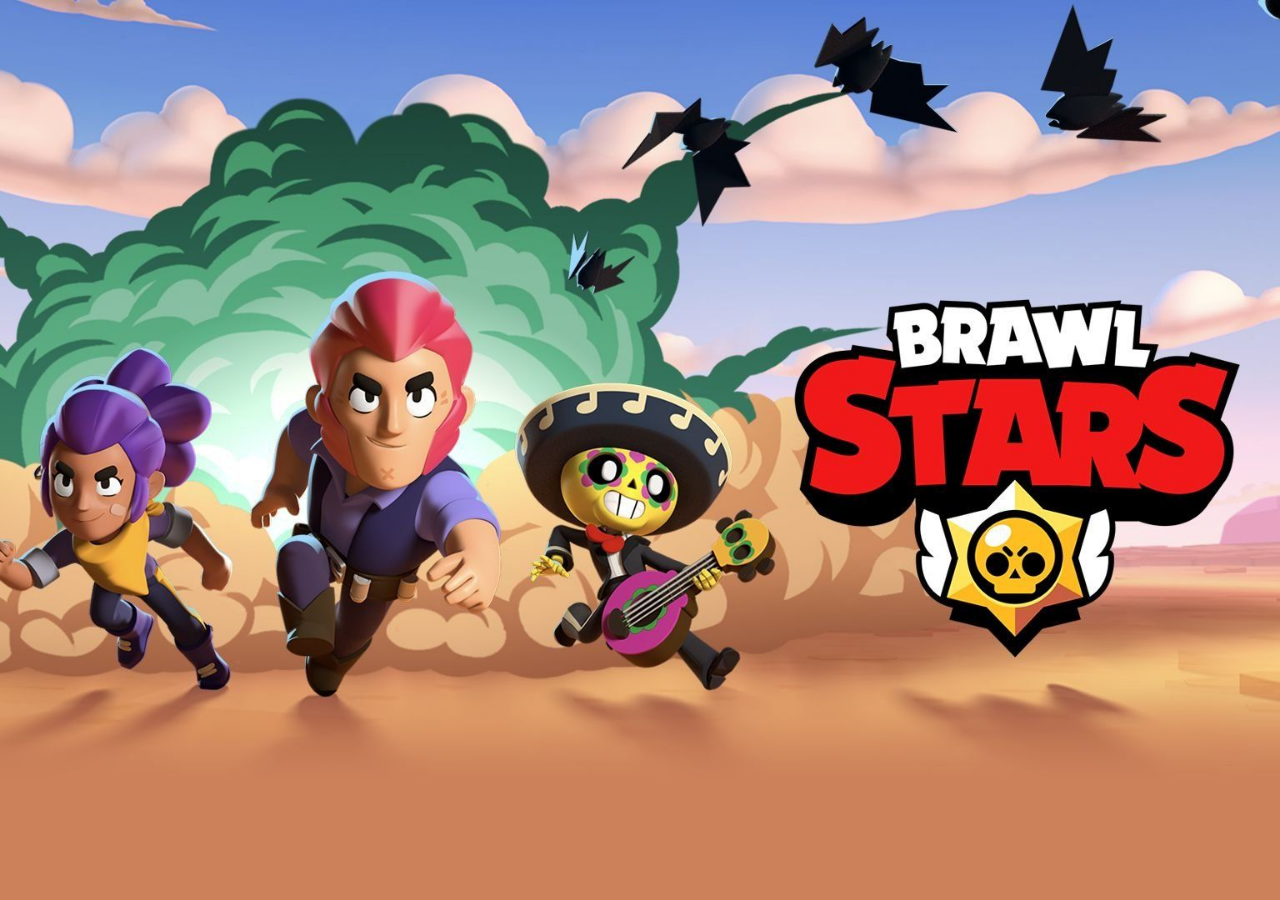
<file: index.html>
<!DOCTYPE html>
<html>
<head>
    <title>Menu</title>
    <link rel="stylesheet" href="Style.css">
</head>
<body>

    <div class="gallery-container">
        <div class="gallery">
            <div class="game-container" onclick="window.location.href='Brawl/Brawl_star.html'">
                <img class="game-image" src="Brawl_star_image.jpg" alt="Brawl_star">
            </div>
            <div class="game-container" onclick="window.location.href='fortnite/index.html'">
                <img class="game-image" src="Fortnite-Epic.jpg" alt="Fortnite">
                <div class="game-name">Fortnite</div>
            </div>
            <div class="game-container" onclick="window.location.href='Clash/Clash_of_Clans.html'">
                <img class="game-image" src="clash-of-clans.jpg" alt="Clash_of_Clans">
            </div>
        </div>
    </div>

    <script>
        let index = 0; // Indica quale immagine è visibile
    
        function cambiaImmagine() {
            let galleria = document.querySelector('.gallery'); // Prende la galleria
            let totale = document.querySelectorAll('.game-container').length; // Conta le immagini
            
            index = (index + 1) % totale; // Passa alla prossima immagine (torna a 0 alla fine)
            
            galleria.style.transform = `translateX(-${index * 100}vw)`; // Sposta la galleria
        }
    
        setInterval(cambiaImmagine, 3000); // Cambia immagine ogni 3 secondi
    </script>
</body>
</html>
</file>
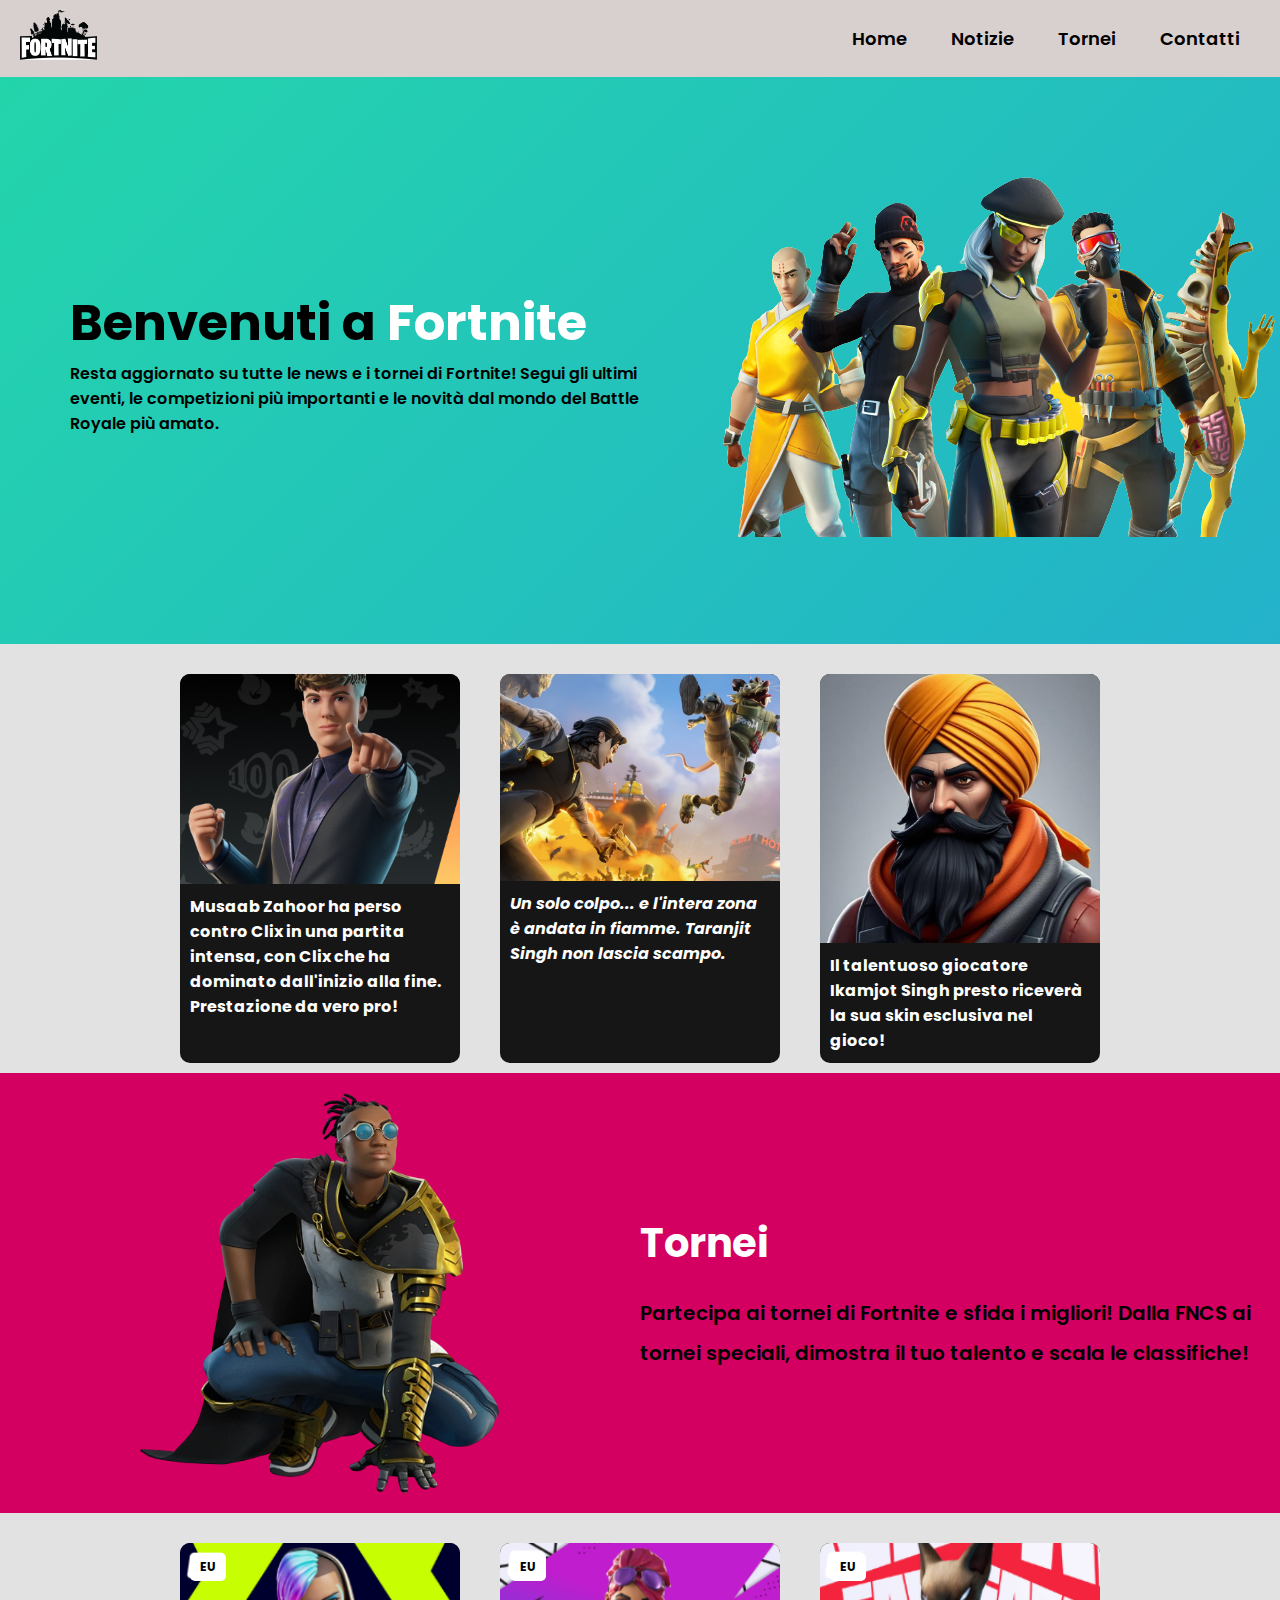
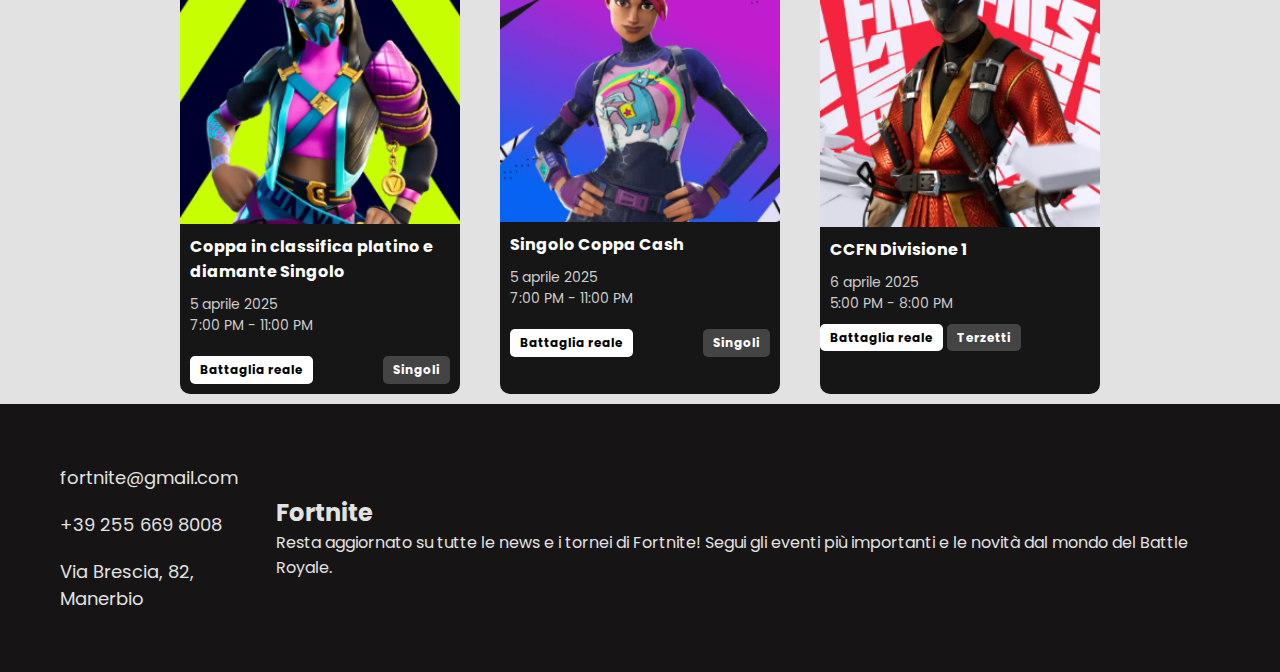
<file: fortnite/index.html>
<!DOCTYPE html>
<html>
<head>
  <title>Fortnite</title>
  <link rel="stylesheet" href="Fortnite_style.css" />
</head>
<body>

  <header>
    <div class="logo">
      <img src="images/logo.png" alt="" />
    </div>
    <div class="menu">
      <ul>
        <li><a href="../index.html">Home</a></li>
        <li><a href="#Notizie">Notizie</a></li>
        <li><a href="#Tornei">Tornei</a></li>
        <li><a href="#Contatti">Contatti</a></li>
      </ul>
    </div>
  </header>

  <section class="top-box">
    <div class="content-box">
      <h1>Benvenuti a <span>Fortnite</span></h1>
      <p>
        Resta aggiornato su tutte le news e i tornei di Fortnite! Segui gli ultimi eventi, le competizioni più importanti e le novità dal mondo del Battle Royale più amato.
      </p>
    </div>
    <div class="image-box">
      <img src="images/header_img.png" alt="Immagine Fortnite" />
    </div>
  </section>

  <section id="Notizie">
    <div class="event-container">
      <div class="event-card">
        <img src="images/news_img1.png" alt="News 1">
        <h3 class="h3_per_eventi">Musaab Zahoor ha perso contro Clix in una partita intensa, con Clix che ha dominato dall'inizio alla fine. Prestazione da vero pro!</h3>
      </div>
      <div class="event-card">
        <img src="images/news_img2.png" alt="News 2">
        <h3 class="h3_per_eventi"><em>Un solo colpo... e l'intera zona è andata in fiamme. Taranjit Singh non lascia scampo.</em></h3>
      </div>
      <div class="event-card">
        <img src="images/news_img3.png" alt="News 3">
        <h3 class="h3_per_eventi">Il talentuoso giocatore Ikamjot Singh presto riceverà la sua skin esclusiva nel gioco!</h3>
      </div>
    </div>
  </section>

  <section id="Tornei" class="about-section">
    <div class="image-box">
      <img src="images/single_img.png" alt="Tornei Fortnite" />
    </div>
    <div class="about-content">
      <h2>Tornei</h2>
      <p>
        Partecipa ai tornei di Fortnite e sfida i migliori! Dalla FNCS ai tornei speciali, dimostra il tuo talento e scala le classifiche!
      </p>
    </div>
  </section>

  <section class="div_per_eventi">
    <div class="event-container">
      <div class="event-card">
        <img src="images/img1.png" alt="Evento 1">
        <span class="tag">EU</span>
        <h3 class="h3_per_eventi">Coppa in classifica platino e diamante Singolo</h3>
        <p class="p_per_eventi">5 aprile 2025<br>7:00 PM - 11:00 PM</p>
        <div class="tags">
          <span class="battle-tag">Battaglia reale</span>
          <span class="mode-tag">Singoli</span>
        </div>
      </div>

      <div class="event-card">
        <img src="images/img2.png" alt="Evento 2">
        <span class="tag">EU</span>
        <h3 class="h3_per_eventi">Singolo Coppa Cash</h3>
        <p class="p_per_eventi">5 aprile 2025<br>7:00 PM - 11:00 PM</p>
        <div class="tags">
          <span class="battle-tag">Battaglia reale</span>
          <span class="mode-tag">Singoli</span>
        </div>
      </div>

      <div class="event-card">
        <img src="images/img3.png" alt="Evento 3">
        <span class="tag">EU</span>
        <h3 class="h3_per_eventi">CCFN Divisione 1</h3>
        <p class="p_per_eventi">6 aprile 2025<br>5:00 PM - 8:00 PM</p>
        <div>
          <span class="battle-tag">Battaglia reale</span>
          <span class="mode-tag">Terzetti</span>
        </div>
      </div>
    </div>
  </section>

  <footer>
    <div class="footer-section" id="Contatti">
      <div class="contact-box">
        <div class="contact-item">
          <i class="bx bxs-envelope"></i><span>fortnite@gmail.com</span>
        </div>
        <div class="contact-item">
          <i class="bx bxs-phone"></i><span>+39 255 669 8008</span>
        </div>
        <div class="contact-item">
          <i class="bx bx-location-plus"></i><span>Via Brescia, 82, Manerbio</span>
        </div>
      </div>
      <div class="desc-box">
        <h2>Fortnite</h2>
        <p>
          Resta aggiornato su tutte le news e i tornei di Fortnite! Segui gli eventi più importanti e le novità dal mondo del Battle Royale.
        </p>
      </div>
    </div>
  </footer>

</body>
</html>
</file>
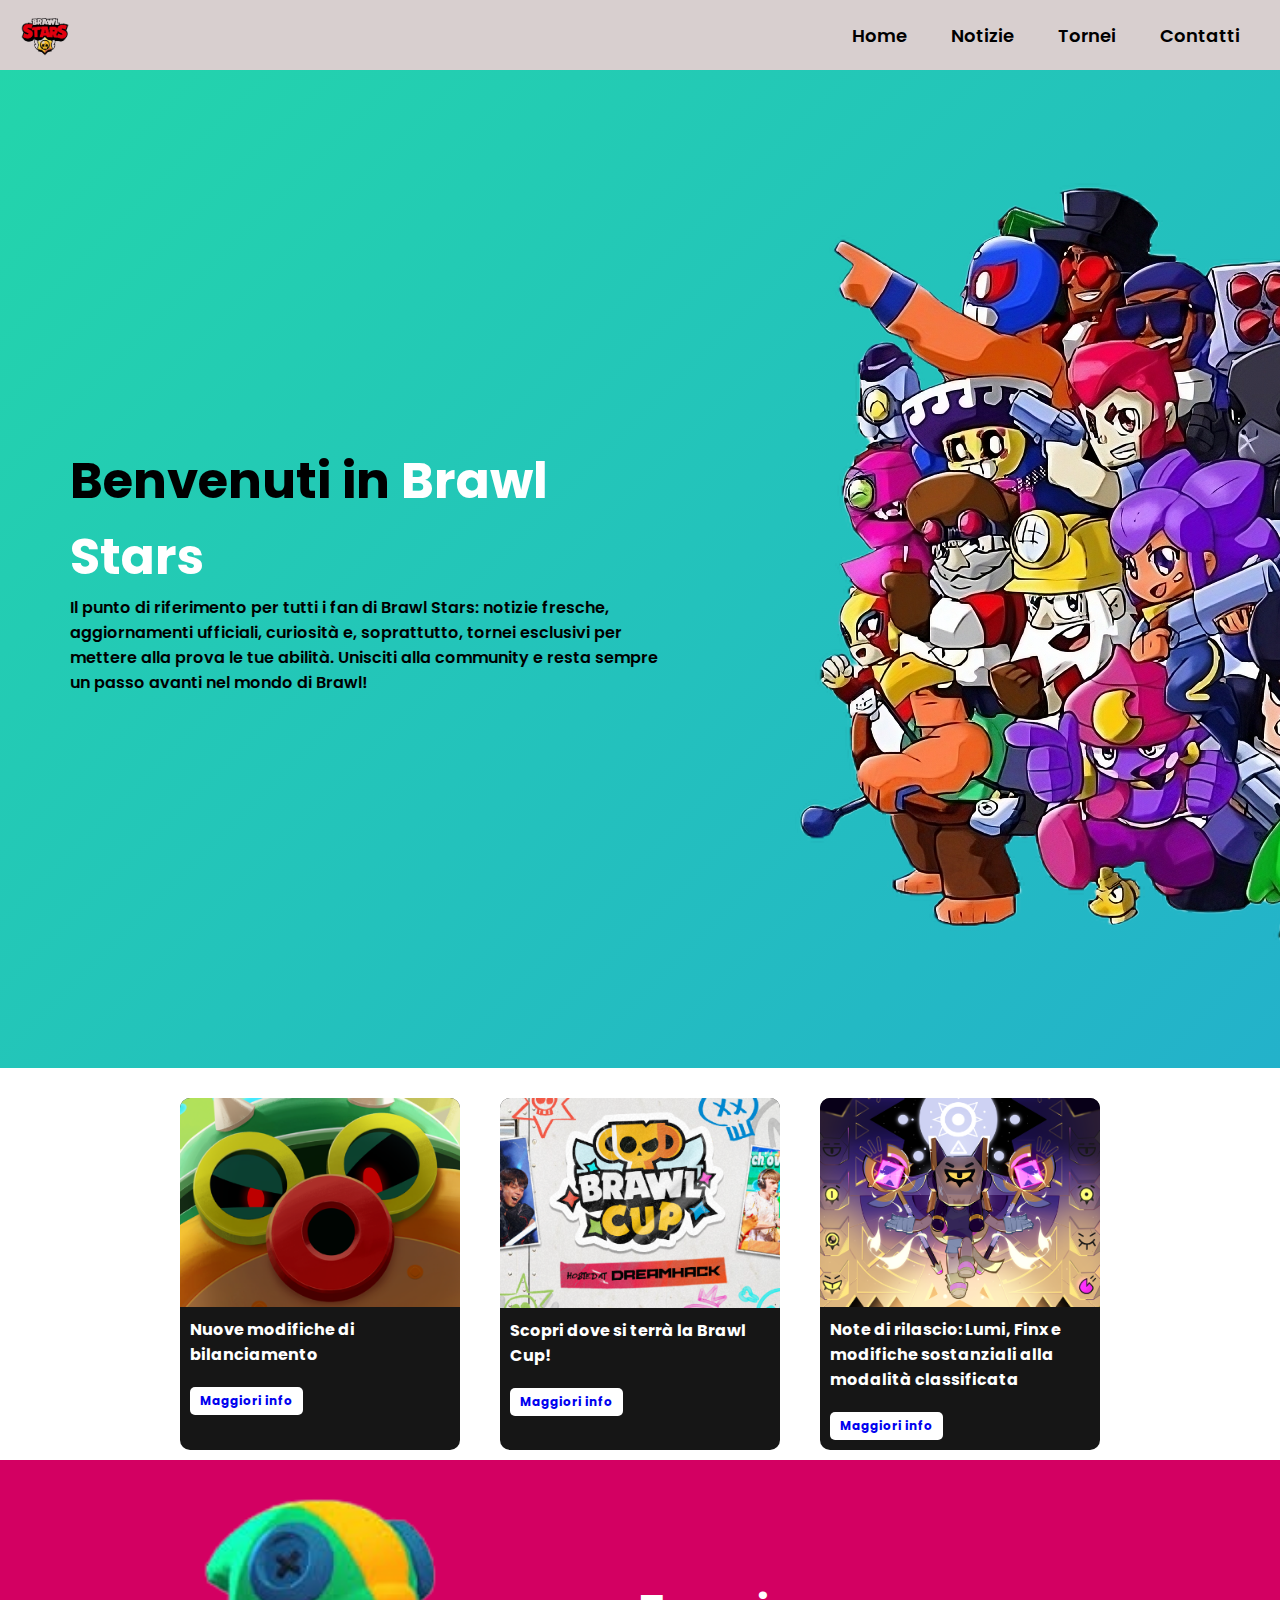
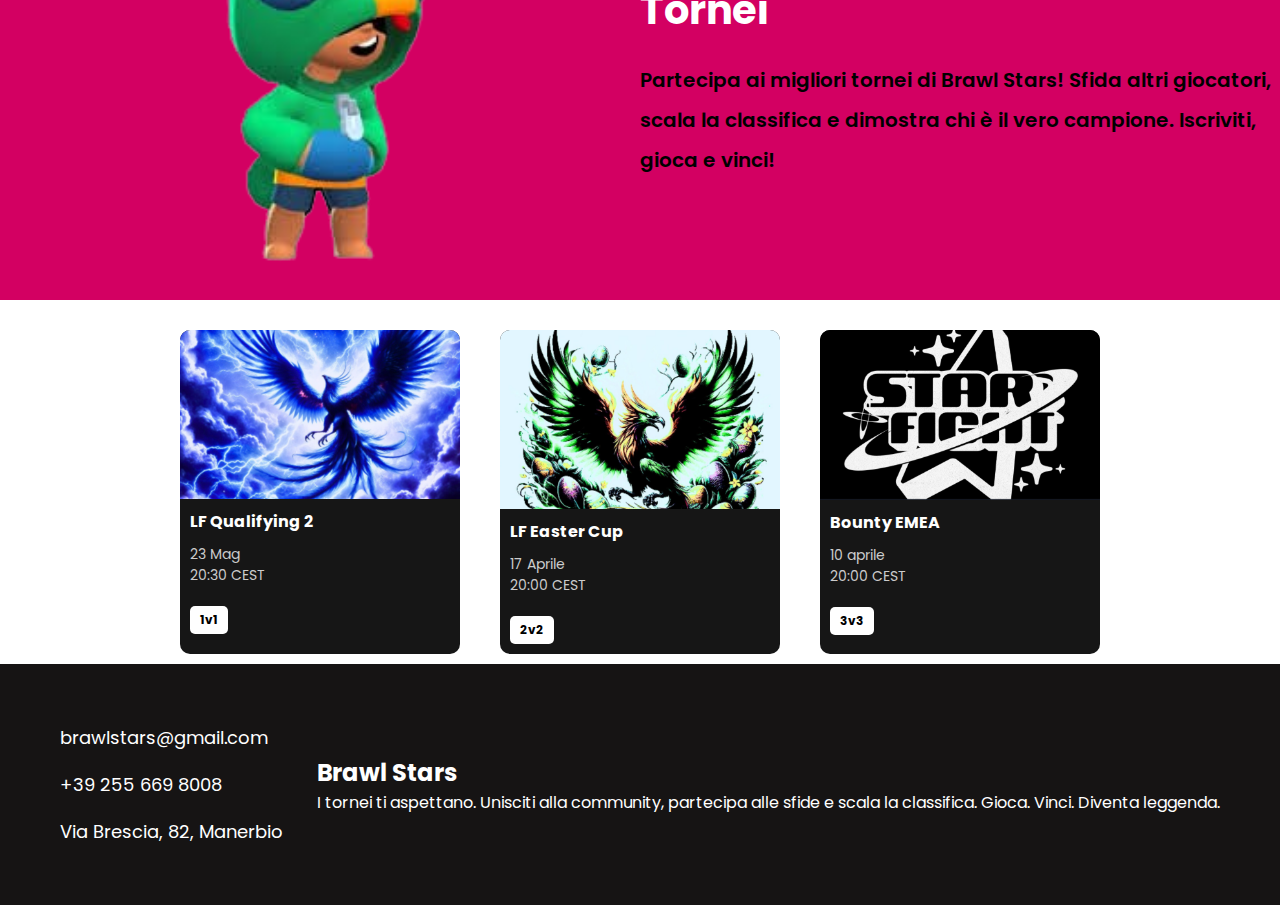
<file: Brawl/Brawl_star.html>
<html>
  <head>
    <!-- //////////////// CSS //////////////// -->
    <link rel="stylesheet" href="Brawl_Style.css" />
    <title>Brawl Stars</title>
  </head>
  <body>
    <!-- //////////////// HEADER SECTION //////////////// -->
    <header>
      <div class="logo">
        <img src="images/logo.png" alt="" />
      </div>
      <div class="menu">
        <ul>
          <li><a href="../index.html">Home</a></li>
          <li><a href="#Notizie">Notizie</a></li>
          <li><a href="#Tornei">Tornei</a></li>
          <li><a href="#Contatti">Contatti</a></li> 
        </ul>
      </div>
    </header>

    <!-- //////////////// TOP BOX //////////////// -->
    <section>
      <div class="top-box">
        <div class="content-box">
          <h1>Benvenuti in <span>Brawl Stars</span></h1> 
          <p>
            Il punto di riferimento per tutti i fan di Brawl Stars: notizie fresche, 
            aggiornamenti ufficiali, curiosità e, soprattutto, tornei esclusivi per mettere
            alla prova le tue abilità. 
            Unisciti alla community e resta sempre un passo avanti nel mondo di Brawl!
          </p>
        </div>

        <div class="image-box">
          <img src="images/Gruop_img.png" alt="" />
        </div>
      </div>
    </section>

    <!-- //////////////// Carte SECTION //////////////// -->
    <section id="Notizie">
      <div class="event-container">
        <!-- Evento 1 -->
        <div class="event-card">
          <img src="images/news_img1.png" alt="Evento 1">
          <h3 class="h3_per_eventi">Nuove modifiche di bilanciamento</h3>
          <div class="tags">
            <span class="battle-tag"><a href="https://supercell.com/en/games/brawlstars/it/blog/news/nuove-modifiche-di-bilanciamento/">Maggiori info</a></span>
          </div>
        </div>

        <!-- Evento 2 -->
        <div class="event-card">
          <img src="images/news_img2.png" alt="Evento 2">
          <h3 class="h3_per_eventi">Scopri dove si terrà la Brawl Cup!</h3>
          <div class="tags">
            <span class="battle-tag"><a href="https://supercell.com/en/games/brawlstars/it/blog/esports/scopri-dove-si-terr%C3%A0-la-brawl-cup-2/">Maggiori info</a></span>
          </div>
        </div>

        <!-- Evento 3 -->
        <div class="event-card">
          <img src="images/news_img3.png" alt="Evento 3">
          <h3 class="h3_per_eventi">Note di rilascio: Lumi, Finx e modifiche sostanziali alla modalità classificata</h3>
          <div class="tags">
            <span class="battle-tag"><a href="https://supercell.com/en/games/brawlstars/it/blog/release-notes/note-di-rilascio-lumi-finx-e-modifiche-sostanziali-alla-modalit%C3%A0-classificata-2/">Maggiori info</a></span>
          </div>
        </div>
      </div>
    </section>

    <!-- //////////////// info //////////////// -->
    <section id="Tornei">
      <div class="about-section">
        <div class="image-box">
          <img src="images/single_img.png" alt="" />
        </div>

        <div class="about-content">
          <h2>Tornei</h2>
          <p>
            Partecipa ai migliori tornei di Brawl Stars! Sfida altri giocatori,
            scala la classifica e dimostra chi è il vero campione.
            Iscriviti, gioca e vinci!
          </p>
        </div>
      </div>
    </section>

    <!-- Eventi di Brawl Star -->
    <section>
      <div class="div_per_eventi">
        <div class="event-container">
          <!-- Evento 1 -->
          <div class="event-card">
            <img src="images/img1.png" alt="Evento 1">
            <h3 class="h3_per_eventi">LF Qualifying 2</h3>
            <p class="p_per_eventi">23 Mag<br>20:30 CEST</p> 
            <div class="tags">
              <span class="battle-tag">1v1</span>
            </div>
          </div>

          <!-- Evento 2 -->
          <div class="event-card">
            <img src="images/img2.png" alt="Evento 2">
            <h3 class="h3_per_eventi">LF Easter Cup</h3>
            <p class="p_per_eventi">17 Aprile<br>20:00 CEST</p> 
            <div class="tags">
              <span class="battle-tag">2v2</span> 
            </div>
          </div>

          <!-- Evento 3 -->
          <div class="event-card">
            <img src="images/img3.png" alt="Evento 3">
            <h3 class="h3_per_eventi">Bounty EMEA</h3>
            <p class="p_per_eventi">10 aprile<br>20:00 CEST</p>
            <div class="tags">
              <span class="battle-tag">3v3</span>
            </div>
          </div>
        </div>
      </div>
    </section>

    <!-- //////////////// FOOTER SECTION //////////////// -->
    <footer>
      <div class="footer-section">
        <div class="contact-box" id="Contatti">
          <div class="contact-item">
            <i class="bx bxs-envelope"></i><span>brawlstars@gmail.com</span>
          </div>

          <div class="contact-item">
            <i class="bx bxs-phone"></i><span>+39 255 669 8008</span>
          </div>

          <div class="contact-item">
            <i class="bx bx-location-plus"></i><span>Via Brescia, 82, Manerbio</span> 
          </div>
        </div>

        <div class="desc-box">
          <h2>Brawl Stars</h2> 
          <p>
            I tornei ti aspettano. Unisciti alla community, 
            partecipa alle sfide e scala la classifica.
            Gioca. Vinci. Diventa leggenda.
          </p>
        </div>
      </div>
    </footer>
  </body>
</html>
</file>
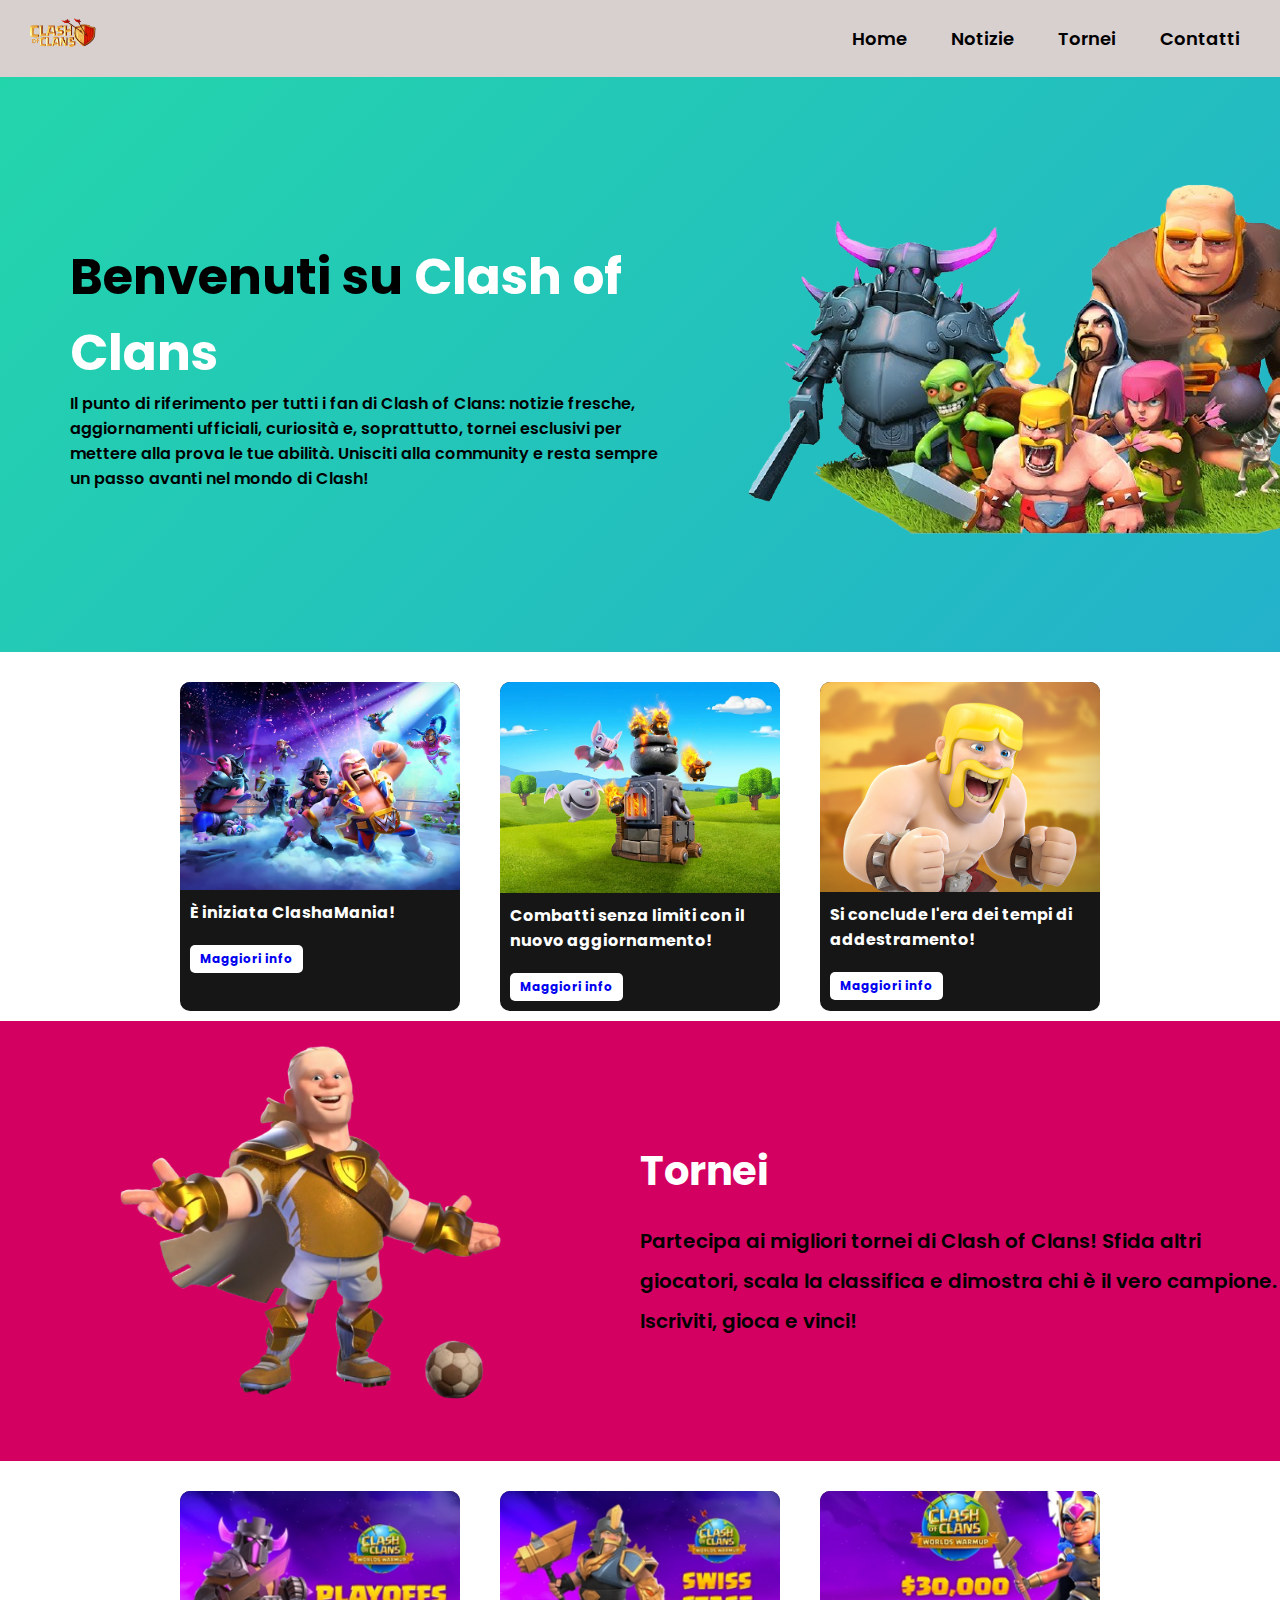
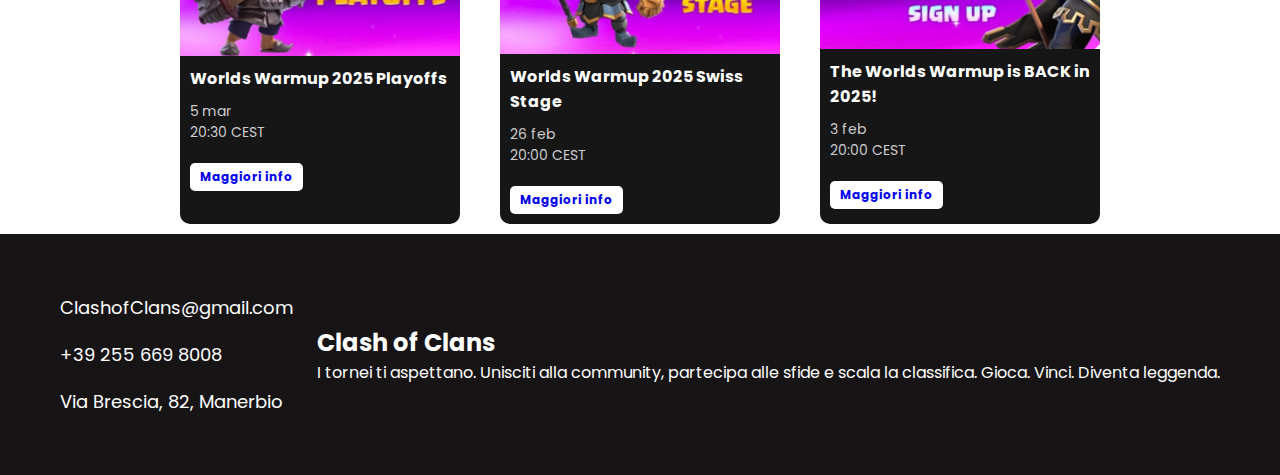
<file: Clash/Clash_of_Clans.html>
<!DOCTYPE html>
  <head>
    <!-- //////////////// CSS //////////////// -->
    <link rel="stylesheet" href="Clash_Style.css" />

    <title>Clash of Clans</title>
  </head>
  <body>
    <!-- //////////////// HEADER SECTION //////////////// -->
    <header>
      <div class="logo">
        <img src="images/logo.png" alt="" />
      </div>
      <div class="menu">
        <ul>
          <li><a href="../index.html">Home</a></li>
          <li><a href="#Notizie">Notizie</a></li>
          <li><a href="#Tornei">Tornei</a></li>
          <li><a href="#Contatti">Contatti</a></li>
        </ul>
      </div>
    </header>

    <!-- //////////////// TOP BOX //////////////// -->
    <section>
      <div class="top-box">
        <div class="content-box">
          <h1>Benvenuti su <span>Clash of Clans</span></h1>
          <p>
            Il punto di riferimento per tutti i fan di Clash of Clans: notizie fresche, 
            aggiornamenti ufficiali, curiosità e, soprattutto, tornei esclusivi per mettere
            alla prova le tue abilità. 
            Unisciti alla community e resta sempre un passo avanti nel mondo di Clash!
          </p>
        </div>

        <div class="image-box">
          <img src="images/header_img.png" alt="" />
        </div>
      </div>
    </section>

    <!-- //////////////// Carte SECTION //////////////// -->
    <section id="Notizie">
        <div class="event-container">
            <!-- Evento 1 -->
            <div class="event-card">
                <img src="images/news_img1.png" alt="Evento 1">
                <h3 class="h3_per_eventi">È iniziata ClashaMania!</h3>
                <div class="tags">
                    <span class="battle-tag"><a href="https://supercell.com/en/games/clashofclans/it/blog/release-notes/%C3%A8-iniziata-clashamania-/">Maggiori info</a></span>
                </div>
            </div>
    
            <!-- Evento 2 -->
            <div class="event-card">
                <img src="images/news_img2.png" alt="Evento 2">
                <h3 class="h3_per_eventi">Combatti senza limiti con il nuovo aggiornamento!</h3>
                <div class="tags">
                    <span class="battle-tag"><a href="https://supercell.com/en/games/clashofclans/it/blog/release-notes/combatti-senza-limiti-col-nuovo-aggiornamento/">Maggiori info</a></span>
                </div>
            </div>
    
            <!-- Evento 3 -->
            <div class="event-card">
                <img src="images/news_img3.png" alt="Evento 3">
                <h3 class="h3_per_eventi">Si conclude l'era dei tempi di addestramento!</h3>
                <div class="tags">
                  <span class="battle-tag"><a href="https://supercell.com/en/games/clashofclans/it/blog/news/si-conclude-l-era-dei-tempi-di-addestramento/">Maggiori info</a></span>
                </div>
            </div>
        </div>
    </section>

    <!-- //////////////// info //////////////// -->
    <section id="Tornei">
      <div class="about-section">
        <div class="image-box">
          <img src="images/single_img.png" alt="" />
        </div>

        <div class="about-content">
          <h2>Tornei</h2>
          <p>
            Partecipa ai migliori tornei di Clash of Clans! Sfida altri giocatori,
            scala la classifica e dimostra chi è il vero campione.
            Iscriviti, gioca e vinci!
          </p>
        </div>
      </div>
    </section>

    <!-- Eventi di Fortnite -->
    <section>
      <div class="div_per_eventi">
        <div class="event-container">
            <!-- Evento 1 -->
            <div class="event-card">
                <img src="images/img1.png" alt="Evento 1">
                <h3 class="h3_per_eventi">Worlds Warmup 2025 Playoffs</h3>
                <p class="p_per_eventi">5 mar<br>20:30 CEST</p>
                <div class="tags">
                    <span class="battle-tag"><a href="https://esports.clashofclans.com/it/news/worlds-warmup-2025-playoffs">Maggiori info</a></span>
                </div>
            </div>

            <!-- Evento 2 -->
            <div class="event-card">
                <img src="images/img2.png" alt="Evento 2">
                <h3 class="h3_per_eventi">Worlds Warmup 2025 Swiss Stage</h3>
                <p class="p_per_eventi">26 feb<br>20:00 CEST</p>
                <div class="tags">
                    <span class="battle-tag"><a href="https://esports.clashofclans.com/it/news/worlds-warmup-2025-swiss-stage">Maggiori info</a></span>
                </div>
            </div>

            <!-- Evento 3 -->
            <div class="event-card">
                <img src="images/img3.png" alt="Evento 3">
                <h3 class="h3_per_eventi">The Worlds Warmup is BACK in 2025!</h3>
                <p class="p_per_eventi">3 feb<br>20:00 CEST</p>
                <div class="tags">
                    <span class="battle-tag"><a href="https://esports.clashofclans.com/it/news/the-worlds-warmup-is-back-in-2025">Maggiori info</a></span>
                </div>
            </div>
        </div>
      </div>
    </section>

    <!-- //////////////// FOOTER SECTION //////////////// -->
    <footer>
      <div class="footer-section">

        <div class="contact-box" id="Contatti">
          <div class="contact-item">
            <i class="bx bxs-envelope"></i><span>ClashofClans@gmail.com</span>
          </div>

          <div class="contact-item">
            <i class="bx bxs-phone"></i><span>+39 255 669 8008</span>
          </div>

          <div class="contact-item">
            <i class="bx bx-location-plus"></i
            ><span>Via Brescia, 82, Manerbio</span>
          </div>
        </div>

        <div class="desc-box">
          <h2>Clash of Clans</h2>
          <p>
            I tornei ti aspettano. Unisciti alla community, 
            partecipa alle sfide e scala la classifica.
            Gioca. Vinci. Diventa leggenda.
          </p>
        </div>
      </div>
    </footer>
  </body>
</html>
</file>
<file: Style.css>
html, body {
    margin: 0;
    height: 100%;
    overflow: hidden; 
    font-family: Arial, sans-serif;
  }
  /* schermo intero*/
  .gallery-container {
    position: relative;
    width: 100vw;
    height: 100vh;
    overflow: hidden;
  }
  /*scorrerà orizzontalmente*/
  .gallery {
    display: flex;
    width: 100%;
    height: 100%;
    transition: transform 0.5s ease;/*Effetto scorrimento fluido */
  }
  /*Ogni gioco occupa l'intero schermo*/
  .game-container {
    flex: 0 0 100vw;
    height: 100vh;
    display: flex;
    align-items: center;
    position: relative;
  }
  /*Ogni gioco occupa l'intero schermo (100vw x 100vh).*/
  .game-image {
    width: 100%;
    height: 100%;
    object-fit: cover;
    cursor: pointer;
  }
  
  .game-name {
    position: absolute;
    top: 90%;
    left: 78%;
    transform: translateX(-50%);
    color: white;
    font-size: 5rem;
    font-weight: bold;
    text-transform: uppercase;
  }
</file>
<file: fortnite/Fortnite_style.css>
@import url("https://fonts.googleapis.com/css2?family=Poppins&display=swap");

:root {
  --white-color: #e2e2e2;
  --dark-color: #1f1f1f;
  --light-color: #d30062;
  --blue-color: #0066ff;
}

* {
  margin: 0;
  padding: 0;
  font-family: "Poppins", sans-serif;
  box-sizing: border-box;
  text-decoration: none;
  scroll-behavior: smooth;
}

body {
  background-color: var(--white-color);
}

header {
  display: flex;    
  justify-content: space-between;
  align-items: center;
  padding: 10px 20px;
  background-color: rgb(216, 207, 207);
}

header .logo img {
  height: 50px;
}

.menu ul li {
  list-style-type: none;/* rimuove i pallini o numeri */
  display: inline-block;
  padding: 0px 20px;
}

.menu ul li a {
  font-weight: 600;
  color: black;
  font-size: 18px;
  transition: 0.3s;
}

.menu ul li a:hover {
  color: var(--light-color);
}


header .menu  a {
  font-weight: 600;
  color: black;
  font-size: 18px;
}


.top-box {
  display: flex;
  justify-content: space-between;
  align-items: center;
  padding: 100px 20px;
  background: linear-gradient(-45deg, #ee7752, #e73c7e, #23a6d5, #23d5ab);
  background-size: 400% 400%;
  animation: gradient 7s ease infinite;
}
/*crea un effetto in movimento allo sfondo*/
@keyframes gradient {
  0% { background-position: 0% 50%; }
  50% { background-position: 100% 50%; }
  100% { background-position: 0% 50%; }
}

.top-box .content-box {
  padding: 0 50px;
}

.top-box h1 {
  font-size: 50px;
  color: black;
}

.top-box h1 span {
  color: white;
}

.top-box p {
  font-weight: 600;
  width: 600px;
}

.event-container {
  display: flex;
  gap: 20px;
  justify-content: center;
  margin-top: 20px;
}

.event-card {
  background-color: #161616;
  width: 280px;
  border-radius: 10px;
  margin: 10px;
  overflow: hidden;
  text-align: left;
  position: relative;
  cursor: pointer;
  transition: transform 0.3s ease;
}

.event-card:hover {
  transform: scale(1.05);
}

.event-card img {
  width: 100%;
  display: block;
}

.tag {
  position: absolute;
  top: 10px;
  left: 10px;
  background-color: white;
  color: black;
  padding: 5px 10px;
  font-size: 12px;
  font-weight: bold;
  border-radius: 5px;
}

.h3_per_eventi {
  color: white;
  font-size: 16px;
  margin: 10px;
}

.p_per_eventi {
  font-size: 14px;
  margin: 10px;
  color: #ccc;
}

.tags {
  display: flex;
  justify-content: space-between;
  padding: 10px;
}

.battle-tag {
  background-color: white;
  color: black;
  padding: 5px 10px;
  font-size: 12px;
  font-weight: bold;
  border-radius: 5px;
}

.mode-tag {
  background-color: #444;
  color: white;
  padding: 5px 10px;
  font-size: 12px;
  font-weight: bold;
  border-radius: 5px;
}

.about-section {
  display: flex;
  justify-content: center;
  align-items: center;
  background-color: var(--light-color);
  padding: 20px 0;
}

.about-section .image-box {
  display: flex;
  justify-content: center;
  align-items: center;
  width: 50%;
}

.about-section .image-box img {
  height: 400px;
  animation: imgAnimate 4s ease infinite;
}
/*L’immagine oscilla lateralmente da destra a sinistra.*/
@keyframes imgAnimate {
  0% { transform: translate(20px); }
  50% { transform: translate(-20px); }
  100% { transform: translate(20px); }
}

.about-content {
  width: 50%;
}

.about-content h2 {
  color: white;
  padding-bottom: 20px;
  font-size: 40px;
}

.about-content p {
  font-size: 20px;
  font-weight: 600;
  line-height: 40px;
}

footer {
  background-color: rgb(22, 20, 20);
  padding: 50px 60px;
}

footer .footer-section {
  display: flex;
  justify-content: space-between;
  align-items: center;
}

footer .footer-section .contact-box {
  display: flex;
  flex-direction: column;
}

footer .footer-section .contact-item {
  color: var(--white-color);
  font-size: 18px;
  padding: 10px 0;
}

footer .footer-section .desc-box h2, 
footer .footer-section .desc-box p {
  color: var(--white-color);
  text-align: left;
}
</file>
<file: Brawl/Brawl_Style.css>
@import url("https://fonts.googleapis.com/css2?family=Poppins&display=swap");

:root {
  --white-color: #e2e2e2;
  --dark-color: #1f1f1f;
  --light-color: #d30062;
  --blue-color: #0066ff;
}

* {
  margin: 0;
  padding: 0;
  font-family: "Poppins", sans-serif;
  box-sizing: border-box;
  text-decoration: none;
  scroll-behavior: smooth;
}

body {
  background-color: white;
  overflow-x: hidden;
}

header {
  display: flex;
  justify-content: space-between;
  align-items: center;
  padding: 10px 20px;
  background-color: rgb(216, 207, 207);
}

header .logo img {
  height: 50px;
}

.menu ul li {
  list-style-type: none;
  display: inline-block;
  padding: 0px 20px;
}

.menu ul li a {
  font-weight: 600;
  color: black;
  font-size: 18px;
  transition: 0.3s;
}

.menu ul li a:hover {
  color: var(--light-color);
}


header .menu  a {
  font-weight: 600;
  color: black;
  font-size: 18px;
}


.top-box {
  display: flex;
  justify-content: space-between;
  align-items: center;
  padding: 100px 20px;
  background: linear-gradient(-45deg, #ee7752, #e73c7e, #23a6d5, #23d5ab);
  background-size: 400% 400%;
  animation: gradient 7s ease infinite;
}

@keyframes gradient {
  0% { background-position: 0% 50%; }
  50% { background-position: 100% 50%; }
  100% { background-position: 0% 50%; }
}

.top-box .content-box {
  padding: 0 50px;
}

.top-box h1 {
  font-size: 50px;
  color: black;
}

.top-box h1 span {
  color: white;
}

.top-box p {
  font-weight: 600;
  width: 600px;
}

.event-container {
  display: flex;
  gap: 20px;
  justify-content: center;
  margin-top: 20px;
}

.event-card {
  background-color: #161616;
  width: 280px;
  border-radius: 10px;
  margin: 10px;
  overflow: hidden;
  text-align: left;
  position: relative;
  cursor: pointer;
  transition: transform 0.3s ease;
}

.event-card:hover {
  transform: scale(1.05);
}

.event-card img {
  width: 100%;
  display: block;
}

.tag {
  position: absolute;
  top: 10px;
  left: 10px;
  background-color: white;
  color: black;
  padding: 5px 10px;
  font-size: 12px;
  font-weight: bold;
  border-radius: 5px;
}

.h3_per_eventi {
  color: white;
  font-size: 16px;
  margin: 10px;
}

.p_per_eventi {
  font-size: 14px;
  margin: 10px;
  color: #ccc;
}

.tags {
  display: flex;
  justify-content: space-between;
  padding: 10px;
}

.battle-tag {
  background-color: white;
  color: black;
  padding: 5px 10px;
  font-size: 12px;
  font-weight: bold;
  border-radius: 5px;
}

.mode-tag {
  background-color: #444;
  color: white;
  padding: 5px 10px;
  font-size: 12px;
  font-weight: bold;
  border-radius: 5px;
}

.about-section {
  display: flex;
  justify-content: center;
  align-items: center;
  background-color: var(--light-color);
  padding: 20px 0;
}

.about-section .image-box {
  display: flex;
  justify-content: center;
  align-items: center;
  width: 50%;
}

.about-section .image-box img {
  height: 400px;
  animation: imgAnimate 4s ease infinite;
}

@keyframes imgAnimate {
  0% { transform: translate(20px); }
  50% { transform: translate(-20px); }
  100% { transform: translate(20px); }
}

.about-content {
  width: 50%;
}

.about-content h2 {
  color: white;
  padding-bottom: 20px;
  font-size: 40px;
}

.about-content p {
  font-size: 20px;
  font-weight: 600;
  line-height: 40px;
}

footer {
  background-color: rgb(22, 20, 20);
  padding: 50px 60px;
}

footer .footer-section {
  display: flex;
  justify-content: space-between;
  align-items: center;
}

footer .footer-section .contact-box {
  display: flex;
  flex-direction: column;
}

footer .footer-section .contact-item {
  color: white;
  font-size: 18px;
  padding: 10px 0;
}

footer .footer-section .desc-box h2, 
footer .footer-section .desc-box p {
  color: white;
  text-align: left;
}

@media screen and (max-width: 768px) {
  header {
    flex-direction: column;
  }

  .top-box {
    flex-direction: column;
  }

  .top-box .content-box h1 {
    font-size: 30px;
  }

  .top-box .content-box p {
    width: 350px;
  }

  .about-section {
    flex-direction: column;
  }

  .about-content {
    padding: 50px 0;
    text-align: center;
  }

  .about-section .image-box img {
    height: 300px;
  }

  .event-container {
    flex-direction: column;
  }

  .event-card {
    margin-bottom: 20px;
  }

  footer .footer-section {
    flex-direction: column;
    align-items: center;
  }

  footer .footer-section .contact-box {
    align-items: center;
  }
}
</file>
<file: Clash/Clash_Style.css>
@import url("https://fonts.googleapis.com/css2?family=Poppins&display=swap");

:root {
  --white-color: #e2e2e2;
  --dark-color: #1f1f1f;
  --light-color: #d30062;
  --blue-color: #0066ff;
}

* {
  margin: 0;
  padding: 0;
  font-family: "Poppins", sans-serif;
  box-sizing: border-box;
  text-decoration: none;
  scroll-behavior: smooth;
}

body {
  background-color: white;
  overflow-x: hidden;
}

header {
  display: flex;
  justify-content: space-between;
  align-items: center;
  padding: 10px 20px;
  background-color: rgb(216, 207, 207);
}

header .logo img {
  height: 50px;
}

.menu ul li {
  list-style-type: none;
  display: inline-block;
  padding: 0px 20px;
}

.menu ul li a {
  font-weight: 600;
  color: black;
  font-size: 18px;
  transition: 0.3s;
}

.menu ul li a:hover {
  color: var(--light-color);
}


header .menu  a {
  font-weight: 600;
  color: black;
  font-size: 18px;
}


.top-box {
  display: flex;
  justify-content: space-between;
  align-items: center;
  padding: 100px 20px;
  background: linear-gradient(-45deg, #ee7752, #e73c7e, #23a6d5, #23d5ab);
  background-size: 400% 400%;
  animation: gradient 7s ease infinite;
}

@keyframes gradient {
  0% { background-position: 0% 50%; }
  50% { background-position: 100% 50%; }
  100% { background-position: 0% 50%; }
}

.top-box .content-box {
  padding: 0 50px;
}

.top-box h1 {
  font-size: 50px;
  color: black;
}

.top-box h1 span {
  color: white;
}

.top-box p {
  font-weight: 600;
  width: 600px;
}

.event-container {
  display: flex;
  gap: 20px;
  justify-content: center;
  margin-top: 20px;
}

.event-card {
  background-color: #161616;
  width: 280px;
  border-radius: 10px;
  margin: 10px;
  overflow: hidden;
  text-align: left;
  position: relative;
  cursor: pointer;
  transition: transform 0.3s ease;
}

.event-card:hover {
  transform: scale(1.05);
}

.event-card img {
  width: 100%;
  display: block;
}

.tag {
  position: absolute;
  top: 10px;
  left: 10px;
  background-color: white;
  color: black;
  padding: 5px 10px;
  font-size: 12px;
  font-weight: bold;
  border-radius: 5px;
}

.h3_per_eventi {
  color: white;
  font-size: 16px;
  margin: 10px;
}

.p_per_eventi {
  font-size: 14px;
  margin: 10px;
  color: #ccc;
}

.tags {
  display: flex;
  justify-content: space-between;
  padding: 10px;
}

.battle-tag {
  background-color: white;
  color: black;
  padding: 5px 10px;
  font-size: 12px;
  font-weight: bold;
  border-radius: 5px;
}

.mode-tag {
  background-color: #444;
  color: white;
  padding: 5px 10px;
  font-size: 12px;
  font-weight: bold;
  border-radius: 5px;
}

.about-section {
  display: flex;
  justify-content: center;
  align-items: center;
  background-color: var(--light-color);
  padding: 20px 0;
}

.about-section .image-box {
  display: flex;
  justify-content: center;
  align-items: center;
  width: 50%;
}

.about-section .image-box img {
  height: 400px;
  animation: imgAnimate 4s ease infinite;
}

@keyframes imgAnimate {
  0% { transform: translate(20px); }
  50% { transform: translate(-20px); }
  100% { transform: translate(20px); }
}

.about-content {
  width: 50%;
}

.about-content h2 {
  color: white;
  padding-bottom: 20px;
  font-size: 40px;
}

.about-content p {
  font-size: 20px;
  font-weight: 600;
  line-height: 40px;
}

footer {
  background-color: rgb(22, 20, 20);
  padding: 50px 60px;
}

footer .footer-section {
  display: flex;
  justify-content: space-between;
  align-items: center;
}

footer .footer-section .contact-box {
  display: flex;
  flex-direction: column;
}

footer .footer-section .contact-item {
  color: white;
  font-size: 18px;
  padding: 10px 0;
}

footer .footer-section .desc-box h2, 
footer .footer-section .desc-box p {
  color: white;
  text-align: left;
}

@media screen and (max-width: 768px) {
  header {
    flex-direction: column;
  }

  .top-box {
    flex-direction: column;
  }

  .top-box .content-box h1 {
    font-size: 30px;
  }

  .top-box .content-box p {
    width: 350px;
  }

  .about-section {
    flex-direction: column;
  }

  .about-content {
    padding: 50px 0;
    text-align: center;
  }

  .about-section .image-box img {
    height: 300px;
  }

  .event-container {
    flex-direction: column;
  }

  .event-card {
    margin-bottom: 20px;
  }

  footer .footer-section {
    flex-direction: column;
    align-items: center;
  }

  footer .footer-section .contact-box {
    align-items: center;
  }
}
</file>
